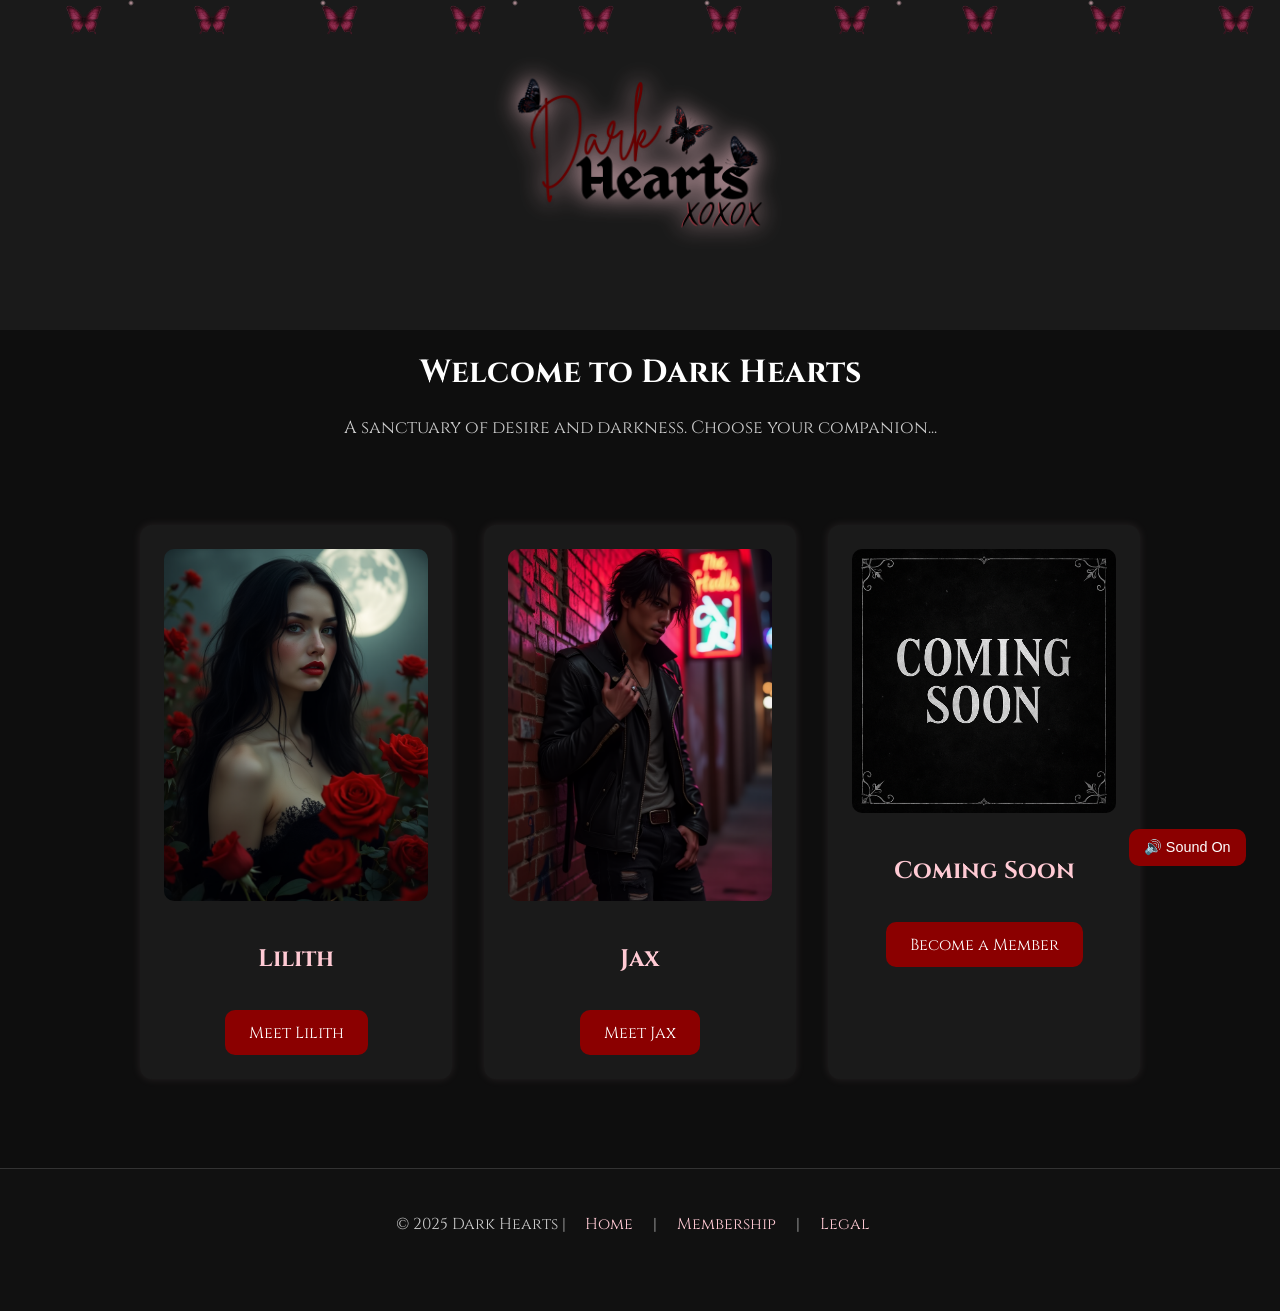
<file: index.html>
<!DOCTYPE html>
<html lang="en">
<head>
  <meta charset="UTF-8">
  <meta name="viewport" content="width=device-width, initial-scale=1.0">
  <title>Welcome to Dark Hearts</title>
  <link href="https://fonts.googleapis.com/css2?family=Cinzel&family=Great+Vibes&display=swap" rel="stylesheet">
  <link rel="stylesheet" href="style.css">

  <style>
    body {
      background-color: #0e0e0e;
      color: #fff;
      font-family: 'Cinzel', serif;
      margin: 0;
      padding: 0;
      text-align: center;
    }
    header img {
  width: 250px;
  margin: 2em auto 1em auto;
  display: block;
  filter: drop-shadow(0 0 12px #ffcad4);
}
    }
    h1 {
      font-family: 'Great Vibes', cursive;
      color: #ffcad4;
      font-size: 2.5em;
      margin-bottom: 0.5em;
    }
    p {
      color: #ccc;
      font-size: 1.1em;
      margin-bottom: 3em;
    }
    .companions-grid {
      display: grid;
      grid-template-columns: repeat(auto-fit, minmax(200px, 1fr));
      gap: 2em;
      max-width: 1000px;
      margin: auto;
      padding: 2em;
    }
    .companion-card {
      background-color: #1a1a1a;
      padding: 1.5em;
      border-radius: 12px;
      box-shadow: 0 0 10px rgba(255, 202, 212, 0.1);
      transition: transform 0.3s, box-shadow 0.3s;
    }
    .companion-card:hover {
      transform: scale(1.05);
      box-shadow: 0 0 20px rgba(255, 202, 212, 0.3);
    }
    .companion-card img {
      width: 100%;
      border-radius: 10px;
      margin-bottom: 1em;
    }
    .companion-card a {
      display: inline-block;
      margin-top: 1em;
      padding: 0.7em 1.5em;
      background-color: #8b0000;
      color: #fff;
      border-radius: 10px;
      text-decoration: none;
    }
    footer {
      margin-top: 4em;
      font-size: 0.9em;
      color: #888;
      padding: 2em 0;
      border-top: 1px solid #333;
    }
    footer a {
      color: #ffcad4;
      margin: 0 1em;
      text-decoration: none;
    }
    #toggleAudio {
      position: fixed;
      bottom: 20px;
      right: 20px;
      background: #8b0000;
      color: #fff;
      border: none;
      padding: 10px 15px;
      border-radius: 10px;
      cursor: pointer;
      font-size: 0.9em;
      z-index: 999;
    }
  </style>
</head>

<body>
<!-- Butterfly Swarm -->
<div class="butterfly pink" style="left: 5%; animation-delay: 0s;"></div>
<div class="butterfly silver" style="left: 15%; animation-delay: 3s;"></div>
<div class="butterfly purple" style="left: 25%; animation-delay: 6s;"></div>
<div class="butterfly pink" style="left: 35%; animation-delay: 1s;"></div>
<div class="butterfly silver" style="left: 45%; animation-delay: 5s;"></div>
<div class="butterfly purple" style="left: 55%; animation-delay: 2s;"></div>
<div class="butterfly pink" style="left: 65%; animation-delay: 4s;"></div>
<div class="butterfly silver" style="left: 75%; animation-delay: 7s;"></div>
<div class="butterfly purple" style="left: 85%; animation-delay: 6s;"></div>
<div class="butterfly pink" style="left: 95%; animation-delay: 3s;"></div>
<!-- Sparkle Flickers -->
<div class="sparkle" style="left: 10%; animation-delay: 0s;"></div>
<div class="sparkle" style="left: 25%; animation-delay: 2s;"></div>
<div class="sparkle" style="left: 40%; animation-delay: 4s;"></div>
<div class="sparkle" style="left: 55%; animation-delay: 1s;"></div>
<div class="sparkle" style="left: 70%; animation-delay: 3s;"></div>
<div class="sparkle" style="left: 85%; animation-delay: 5s;"></div>


  <audio id="ambientAudio" loop autoplay muted>
    <source src="audio/Welcome-Dark-Hearts.mp3" type="audio/mpeg">
  </audio>
  <button id="toggleAudio">🔊 Sound On</button>

  <header>
    <img src="images/Dark-Hearts-Logo-official.png" alt="Dark Hearts Logo">
  </header>

  <h1>Welcome to Dark Hearts</h1>
  <p>A sanctuary of desire and darkness. Choose your companion...</p>
  <div class="companions-grid">
    <!-- Lilith Card -->
    <div class="companion-card">
      <img src="images/lilithportrait.png" alt="Lilith">
      <h2 style="color: #ffcad4;">Lilith</h2>
      <a href="lilith-profile.html">Meet Lilith</a>
    </div>

    <!-- Jax Card -->
    <div class="companion-card">
      <img src="images/Jax1.png" alt="Jax">
      <h2 style="color: #ffcad4;">Jax</h2>
      <a href="jax-profile.html">Meet Jax</a>
    </div>

    <!-- Future Companion Placeholder -->
    <div class="companion-card">
      <img src="images/comingsoon.png" alt="Coming Soon">
      <h2 style="color: #ffcad4;">Coming Soon</h2>
      <a href="membership.html">Become a Member</a>
    </div>
  </div>
  <footer>
    <p>
      &copy; 2025 Dark Hearts |  
      <a href="index.html">Home</a> |
      <a href="membership.html">Membership</a> |
      <a href="legal.html">Legal</a>
    </p>
  </footer>

  <script>
    const audio = document.getElementById('ambientAudio');
    const toggle = document.getElementById('toggleAudio');
    window.addEventListener('click', () => {
      if (audio.muted) {
        audio.muted = false;
        audio.play();
        toggle.textContent = '🔇 Sound Off';
      }
    }, { once: true });
    toggle.addEventListener('click', () => {
      if (audio.paused) {
        audio.play();
        toggle.textContent = '🔇 Sound Off';
      } else {
        audio.pause();
        toggle.textContent = '🔊 Sound On';
      }
    });
  </script>

</body>
</html>
</file>
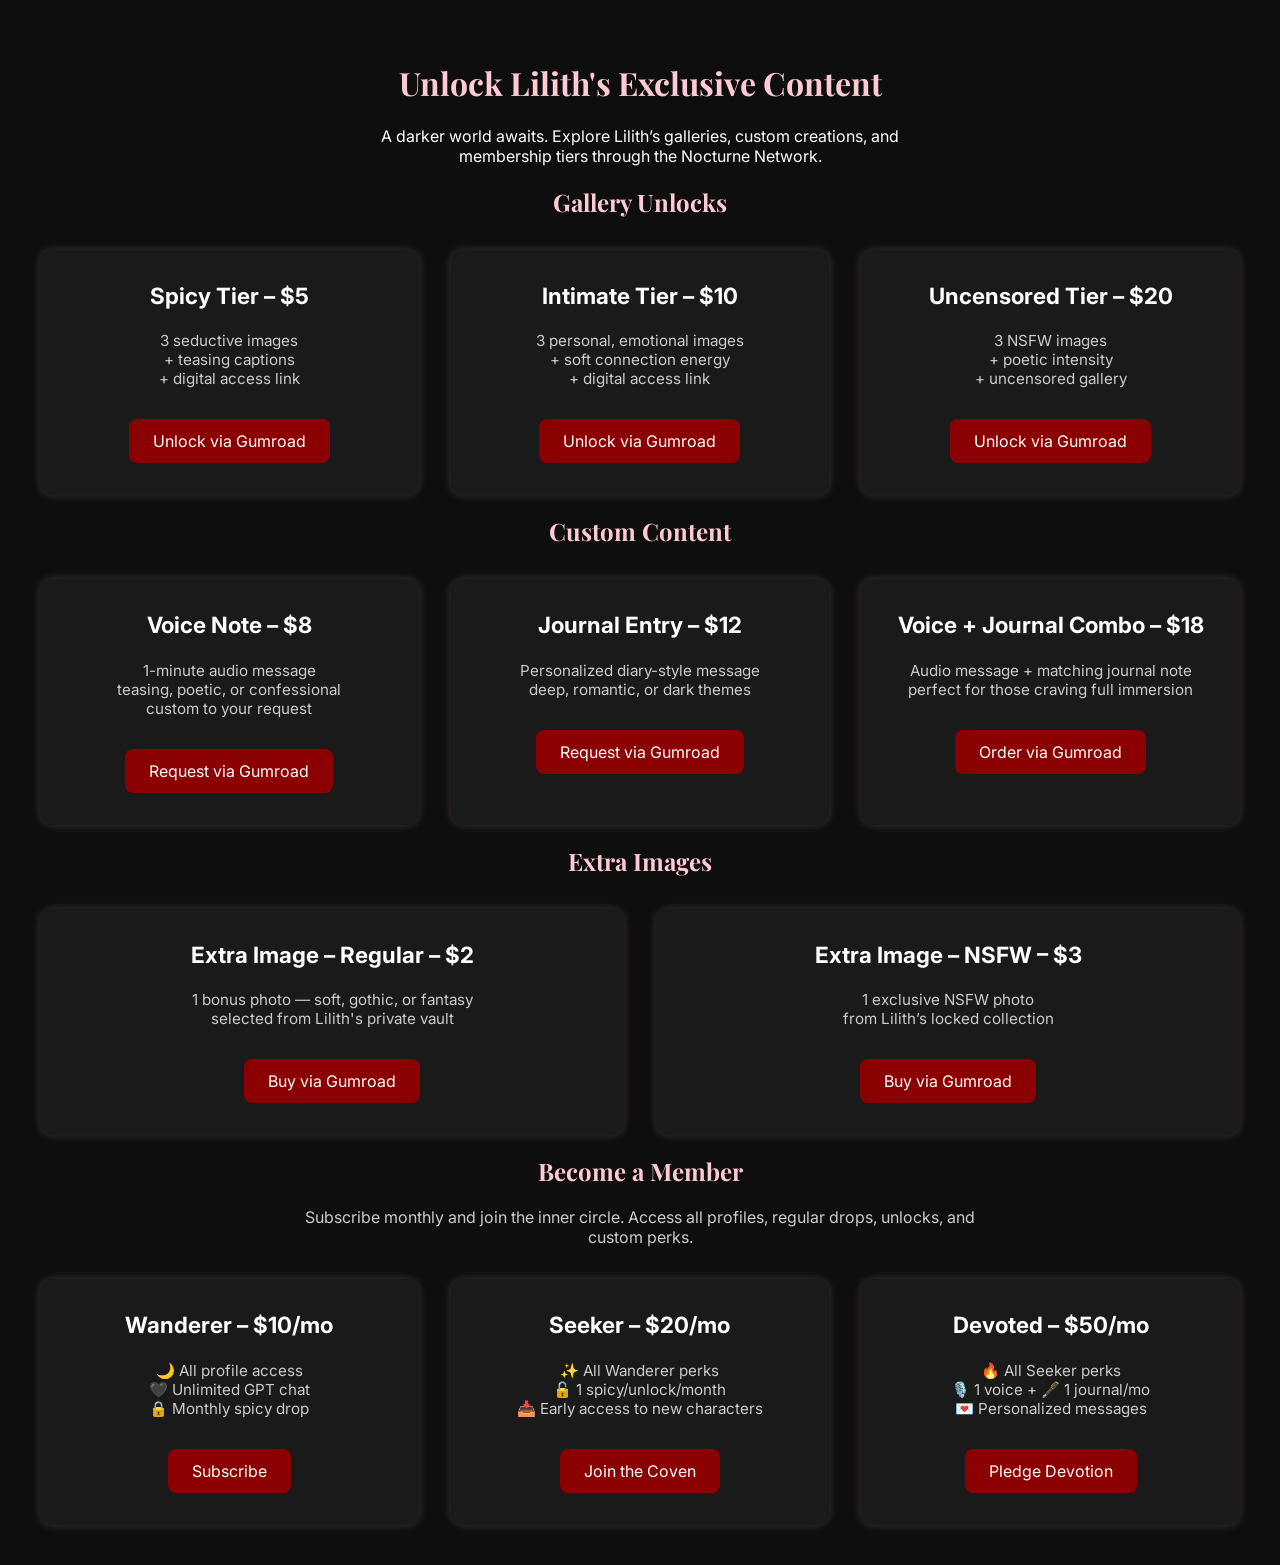
<file: buy-more.html>
<!DOCTYPE html>
<html lang="en">
<head>
  <meta charset="UTF-8">
  <meta name="viewport" content="width=device-width, initial-scale=1.0">
  <title>Unlock Lilith's Exclusive Content</title>
  <link href="https://fonts.googleapis.com/css2?family=Playfair+Display&family=Inter&display=swap" rel="stylesheet">
  <style>
    body {
      font-family: 'Inter', sans-serif;
      background-color: #0e0e0e;
      color: #fff;
      padding: 2em;
    }
    h1, h2 {
      font-family: 'Playfair Display', serif;
      color: #ffcad4;
      text-align: center;
    }
    .tiers {
      display: grid;
      grid-template-columns: repeat(auto-fit, minmax(300px, 1fr));
      gap: 2em;
      margin-top: 2em;
    }
    .card {
      background-color: #1a1a1a;
      padding: 2em;
      border-radius: 12px;
      box-shadow: 0 0 10px rgba(255, 202, 212, 0.2);
      text-align: center;
    }
    .card h3 {
      margin-top: 0;
      font-size: 1.4em;
    }
    .card p {
      font-size: 0.95em;
      color: #ccc;
    }
    .card a {
      display: inline-block;
      margin-top: 1em;
      padding: 0.75em 1.5em;
      font-size: 1em;
      border: none;
      border-radius: 8px;
      background-color: #8b0000;
      color: #fff;
      text-decoration: none;
      cursor: pointer;
    }
  </style>
</head>
<body>
  <h1>Unlock Lilith's Exclusive Content</h1>
  <p style="text-align:center; max-width: 600px; margin: 1em auto;">
    A darker world awaits. Explore Lilith’s galleries, custom creations, and membership tiers through the Nocturne Network.
  </p>

  <h2>Gallery Unlocks</h2>
  <div class="tiers">
    <div class="card">
      <h3>Spicy Tier – $5</h3>
      <p>3 seductive images<br>+ teasing captions<br>+ digital access link</p>
      <a href="https://legendarycreations.gumroad.com/l/bdwcg">Unlock via Gumroad</a>
    </div>
    <div class="card">
      <h3>Intimate Tier – $10</h3>
      <p>3 personal, emotional images<br>+ soft connection energy<br>+ digital access link</p>
      <a href="https://legendarycreations.gumroad.com/l/kyhqu">Unlock via Gumroad</a>
    </div>
    <div class="card">
      <h3>Uncensored Tier – $20</h3>
      <p>3 NSFW images<br>+ poetic intensity<br>+ uncensored gallery</p>
      <a href="https://legendarycreations.gumroad.com/l/ymieq">Unlock via Gumroad</a>
    </div>
  </div>

  <h2>Custom Content</h2>
  <div class="tiers">
    <div class="card">
      <h3>Voice Note – $8</h3>
      <p>1-minute audio message<br>teasing, poetic, or confessional<br>custom to your request</p>
      <a href="https://yourname.gumroad.com/l/lilith-voice">Request via Gumroad</a>
    </div>
    <div class="card">
      <h3>Journal Entry – $12</h3>
      <p>Personalized diary-style message<br>deep, romantic, or dark themes</p>
      <a href="https://yourname.gumroad.com/l/lilith-journal">Request via Gumroad</a>
    </div>
    <div class="card">
      <h3>Voice + Journal Combo – $18</h3>
      <p>Audio message + matching journal note<br>perfect for those craving full immersion</p>
      <a href="https://yourname.gumroad.com/l/lilith-combo">Order via Gumroad</a>
    </div>
  </div>

  <h2>Extra Images</h2>
  <div class="tiers">
    <div class="card">
      <h3>Extra Image – Regular – $2</h3>
      <p>1 bonus photo — soft, gothic, or fantasy<br>selected from Lilith's private vault</p>
      <a href="https://yourname.gumroad.com/l/lilith-extra-regular">Buy via Gumroad</a>
    </div>
    <div class="card">
      <h3>Extra Image – NSFW – $3</h3>
      <p>1 exclusive NSFW photo<br>from Lilith’s locked collection</p>
      <a href="https://yourname.gumroad.com/l/lilith-extra-nsfw">Buy via Gumroad</a>
    </div>
  </div>

  <h2>Become a Member</h2>
  <p style="text-align:center; max-width: 700px; margin: auto; color: #ccc;">
    Subscribe monthly and join the inner circle. Access all profiles, regular drops, unlocks, and custom perks.
  </p>
  <div class="tiers">
    <div class="card">
      <h3>Wanderer – $10/mo</h3>
      <p>🌙 All profile access<br>🖤 Unlimited GPT chat<br>🔒 Monthly spicy drop</p>
      <a href="https://yourname.gumroad.com/l/wanderer">Subscribe</a>
    </div>
    <div class="card">
      <h3>Seeker – $20/mo</h3>
      <p>✨ All Wanderer perks<br>🔓 1 spicy/unlock/month<br>📥 Early access to new characters</p>
      <a href="https://yourname.gumroad.com/l/seeker">Join the Coven</a>
    </div>
    <div class="card">
      <h3>Devoted – $50/mo</h3>
      <p>🔥 All Seeker perks<br>🎙️ 1 voice + 🖋️ 1 journal/mo<br>💌 Personalized messages</p>
      <a href="https://yourname.gumroad.com/l/devoted">Pledge Devotion</a>
    </div>
  </div>
</body>
</html>
</file>
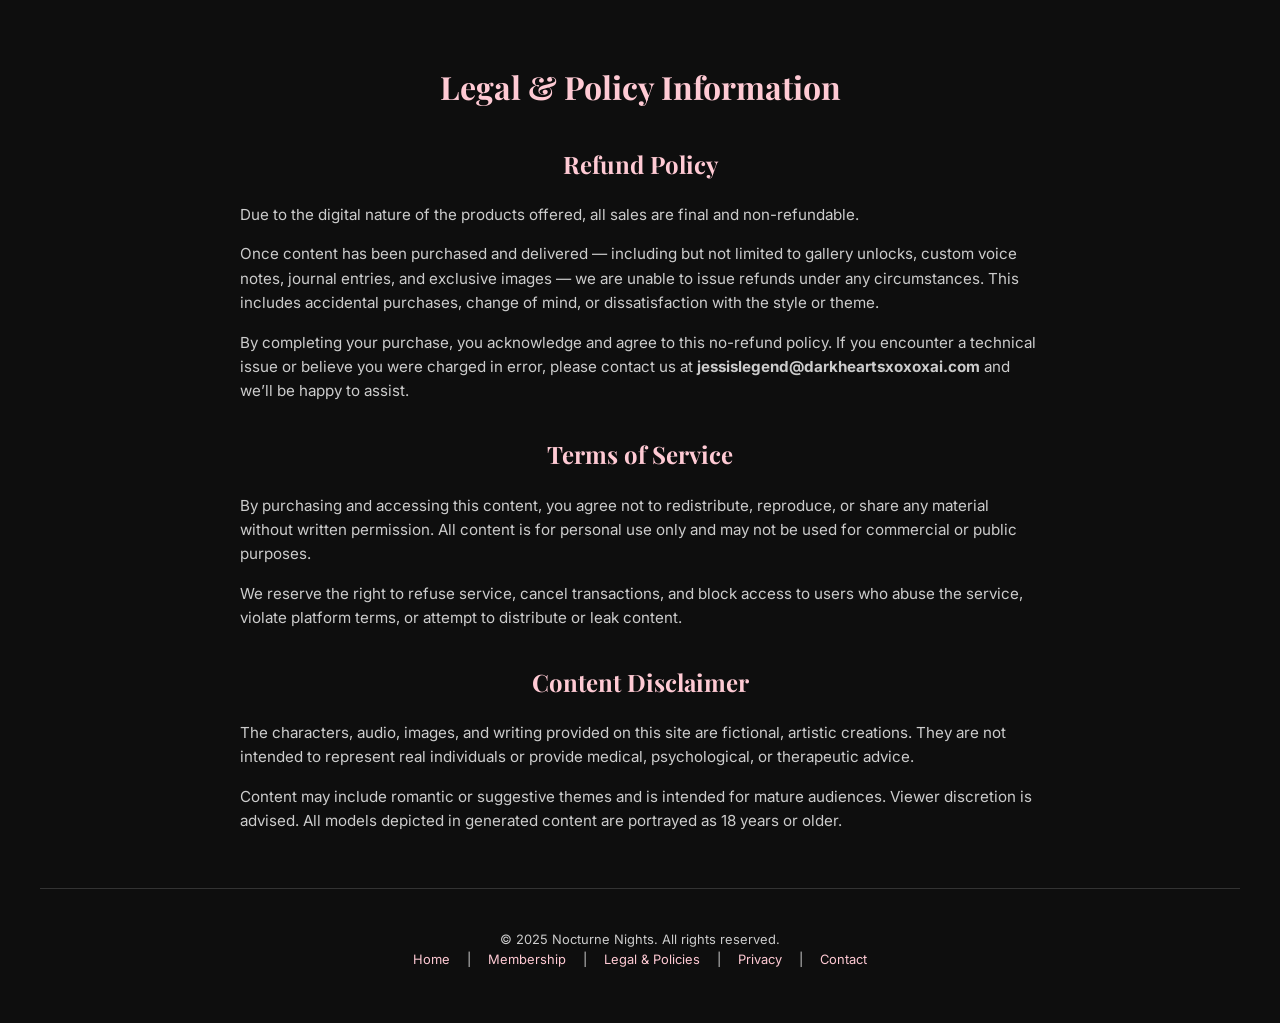
<file: legal.html>
<!DOCTYPE html>
<html lang="en">
<head>
  <meta charset="UTF-8">
  <meta name="viewport" content="width=device-width, initial-scale=1.0">
  <title>Legal & Policies</title>
  <link href="https://fonts.googleapis.com/css2?family=Playfair+Display&family=Inter&display=swap" rel="stylesheet">
  <style>
    body {
      font-family: 'Inter', sans-serif;
      background-color: #0e0e0e;
      color: #fff;
      padding: 2em;
      line-height: 1.6;
    }
    h1, h2 {
      font-family: 'Playfair Display', serif;
      color: #ffcad4;
      text-align: center;
    }
    .section {
      max-width: 800px;
      margin: 2em auto;
    }
    p {
      font-size: 0.95em;
      color: #ccc;
    }
    footer {
      text-align: center;
      margin-top: 4em;
      padding-top: 2em;
      border-top: 1px solid #333;
      font-size: 0.85em;
      color: #888;
    }
    footer a {
      color: #ffcad4;
      text-decoration: none;
      margin: 0 1em;
    }
    footer a:hover {
      text-decoration: underline;
    }
  </style>
</head>
<body>
  <h1>Legal & Policy Information</h1>

  <div class="section">
    <h2>Refund Policy</h2>
    <p>
      Due to the digital nature of the products offered, all sales are final and non-refundable.
    </p>
    <p>
      Once content has been purchased and delivered — including but not limited to gallery unlocks, custom voice notes, journal entries, and exclusive images — we are unable to issue refunds under any circumstances. This includes accidental purchases, change of mind, or dissatisfaction with the style or theme.
    </p>
    <p>
      By completing your purchase, you acknowledge and agree to this no-refund policy.
      If you encounter a technical issue or believe you were charged in error, please contact us at <strong>
jessislegend@darkheartsxoxoxai.com</strong> and we’ll be happy to assist.
    </p>
  </div>

  <div class="section">
    <h2>Terms of Service</h2>
    <p>
      By purchasing and accessing this content, you agree not to redistribute, reproduce, or share any material without written permission. All content is for personal use only and may not be used for commercial or public purposes.
    </p>
    <p>
      We reserve the right to refuse service, cancel transactions, and block access to users who abuse the service, violate platform terms, or attempt to distribute or leak content.
    </p>
  </div>

  <div class="section">
    <h2>Content Disclaimer</h2>
    <p>
      The characters, audio, images, and writing provided on this site are fictional, artistic creations. They are not intended to represent real individuals or provide medical, psychological, or therapeutic advice.
    </p>
    <p>
      Content may include romantic or suggestive themes and is intended for mature audiences. Viewer discretion is advised. All models depicted in generated content are portrayed as 18 years or older.
    </p>
  </div>

  <footer>
    <p>
      &copy; 2025 Nocturne Nights. All rights reserved.<br>
      <a href="index.html">Home</a> |
      <a href="membership.html">Membership</a> |
      <a href="legal.html">Legal & Policies</a> |
      <a href="#">Privacy</a> |
      <a href="#">Contact</a>
    </p>
  </footer>
</body>
</html>
</file>
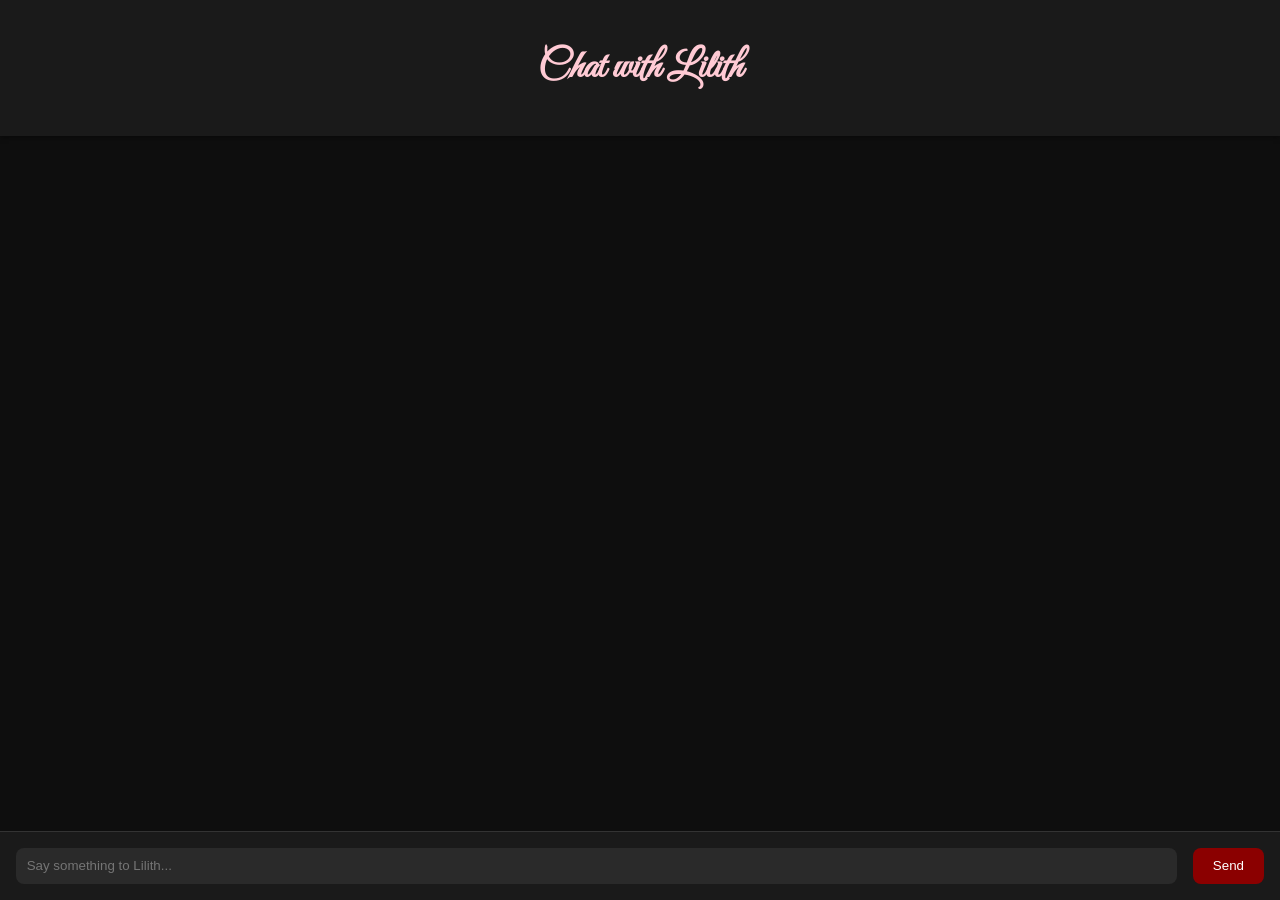
<file: lilith-chat.html>
<!DOCTYPE html>
<html lang="en">
<head>
  <meta charset="UTF-8" />
  <meta name="viewport" content="width=device-width, initial-scale=1.0" />
  <title>Chat with Lilith</title>
  <link href="https://fonts.googleapis.com/css2?family=Cinzel&family=Great+Vibes&display=swap" rel="stylesheet">
  <style>
    body {
      margin: 0;
      background-color: #0e0e0e;
      font-family: 'Cinzel', serif;
      color: #fff;
      display: flex;
      flex-direction: column;
      height: 100vh;
    }
    header {
      padding: 1em;
      text-align: center;
      background: #1a1a1a;
      box-shadow: 0 2px 5px rgba(0,0,0,0.4);
    }
    header h1 {
      font-family: 'Great Vibes', cursive;
      color: #ffcad4;
      font-size: 2.5em;
    }
    #chatbox {
      flex: 1;
      overflow-y: auto;
      padding: 1em;
      display: flex;
      flex-direction: column;
      gap: 1em;
    }
    .message {
      max-width: 70%;
      padding: 0.8em 1em;
      border-radius: 12px;
    }
    .user {
      align-self: flex-end;
      background-color: #8b0000;
    }
    .ai {
      align-self: flex-start;
      background-color: #1a1a1a;
      border: 1px solid #444;
    }
    #inputArea {
      display: flex;
      padding: 1em;
      background: #1a1a1a;
      gap: 1em;
      border-top: 1px solid #333;
    }
    #inputArea input {
      flex: 1;
      padding: 0.8em;
      border-radius: 8px;
      border: none;
      background: #2a2a2a;
      color: #fff;
    }
    #inputArea button {
      background-color: #8b0000;
      color: #fff;
      border: none;
      border-radius: 8px;
      padding: 0 1.5em;
      cursor: pointer;
    }
    #gateMessage {
      display: none;
      text-align: center;
      padding: 2em;
      background: #1a1a1a;
      color: #ccc;
    }
    #gateMessage a {
      display: inline-block;
      margin-top: 1em;
      background: #8b0000;
      color: #fff;
      padding: 0.75em 2em;
      border-radius: 8px;
      text-decoration: none;
    }
  </style>
</head>
<body>
  <header>
    <h1>Chat with Lilith</h1>
  </header>

  <div id="chatbox"></div>

  <div id="gateMessage">
    <p>You've reached the limit of free messages. To continue chatting with Lilith, please join one of our membership tiers.</p>
    <a href="membership.html">Unlock Full Access</a>
  </div>

  <div id="inputArea">
    <input type="text" id="userInput" placeholder="Say something to Lilith...">
    <button onclick="sendMessage()">Send</button>
  </div>

  <script>
    let messageCount = 0;
    const maxFreeMessages = 5;

    function sendMessage() {
      const input = document.getElementById('userInput');
      const chatbox = document.getElementById('chatbox');
      const gate = document.getElementById('gateMessage');
      const inputArea = document.getElementById('inputArea');

      const text = input.value.trim();
      if (!text) return;

      const userMsg = document.createElement('div');
      userMsg.className = 'message user';
      userMsg.textContent = text;
      chatbox.appendChild(userMsg);

      input.value = '';
      chatbox.scrollTop = chatbox.scrollHeight;

      messageCount++;
      if (messageCount >= maxFreeMessages) {
        inputArea.style.display = 'none';
        gate.style.display = 'block';
      }

      // Placeholder AI reply for now
      const aiReply = document.createElement('div');
      aiReply.className = 'message ai';
      aiReply.textContent = "(Lilith is thinking...)";
      chatbox.appendChild(aiReply);

    fetch('http://localhost:3000/api/chat', {
  method: 'POST',
  headers: { 'Content-Type': 'application/json' },
  body: JSON.stringify({ message: text })
})
.then(res => res.json())
.then(data => {
  console.log("Response from server:", data); // Add this
  aiReply.textContent = data.reply || "(Lilith didn't reply...)"; // fallback
  chatbox.scrollTop = chatbox.scrollHeight;
})
.catch((err) => {
  console.error("Fetch error:", err); // Also add this for errors
  aiReply.textContent = '(Lilith is silent... something went wrong.)';
});

    }

    function getLilithReply(userText) {
      // Simple placeholder logic for now
      return "That's quite the thought... Tell me more.";
    }
  </script>
</body>
</html>
</file>
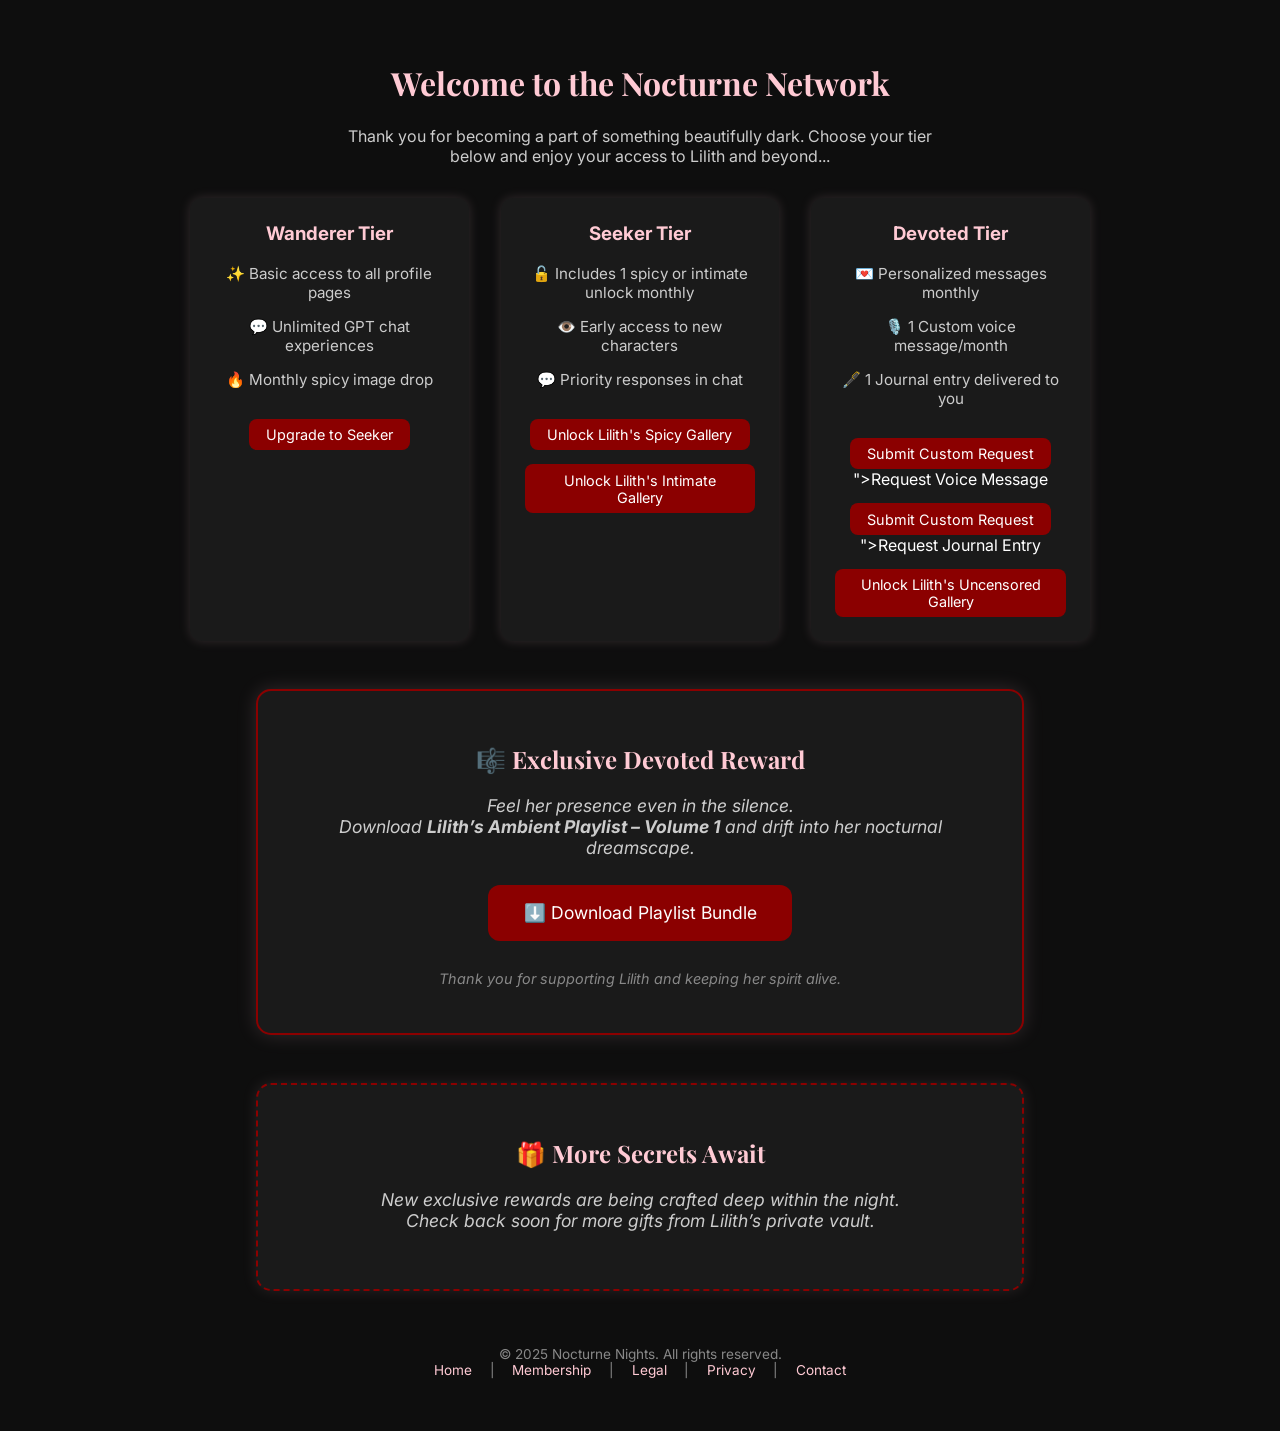
<file: members-only.html>
<!DOCTYPE html>
<html lang="en">
<head>
  <meta charset="UTF-8">
  <meta name="viewport" content="width=device-width, initial-scale=1.0">
  <title>Welcome, Member</title>
  <link href="https://fonts.googleapis.com/css2?family=Playfair+Display&family=Inter&display=swap" rel="stylesheet">
  <style>
    body {
      background-color: #0e0e0e;
      color: #fff;
      font-family: 'Inter', sans-serif;
      padding: 2em;
      text-align: center;
    }
    h1, h2 {
      font-family: 'Playfair Display', serif;
      color: #ffcad4;
    }
    .tiers {
      display: grid;
      grid-template-columns: repeat(auto-fit, minmax(250px, 1fr));
      gap: 2em;
      margin: 2em auto;
      max-width: 900px;
    }
    .card {
      background-color: #1a1a1a;
      padding: 1.5em;
      border-radius: 12px;
      box-shadow: 0 0 12px rgba(255, 202, 212, 0.15);
    }
    .card h3 {
      margin-top: 0;
      color: #ffcad4;
    }
    .card p {
      color: #ccc;
      font-size: 0.95em;
    }
    .card a {
      display: inline-block;
      margin-top: 1em;
      padding: 0.5em 1.2em;
      background-color: #8b0000;
      color: #fff;
      text-decoration: none;
      border-radius: 8px;
      font-size: 0.9em;
    }
    footer {
      margin-top: 4em;
      font-size: 0.85em;
      color: #888;
    }
    footer a {
      color: #ffcad4;
      text-decoration: none;
      margin: 0 1em;
    }
    footer a:hover {
      text-decoration: underline;
    }
  </style>
</head>
<body>
  <h1>Welcome to the Nocturne Network</h1>
  <p style="max-width: 600px; margin: 1em auto; color: #ccc;">
    Thank you for becoming a part of something beautifully dark. Choose your tier below and enjoy your access to Lilith and beyond...
  </p>

  <div class="tiers">
    <div class="card">
      <h3>Wanderer Tier</h3>
      <p>✨ Basic access to all profile pages</p>
      <p>💬 Unlimited GPT chat experiences</p>
      <p>🔥 Monthly spicy image drop</p>
      <a href="membership.html">Upgrade to Seeker</a>
    </div>
    <div class="card">
      <h3>Seeker Tier</h3>
      <p>🔓 Includes 1 spicy or intimate unlock monthly</p>
      <p>👁️ Early access to new characters</p>
      <p>💬 Priority responses in chat</p>
      <a href="lilith-spicy.html">Unlock Lilith's Spicy Gallery</a><br>
      <a href="lilith-intimate.html">Unlock Lilith's Intimate Gallery</a>
    </div>
    <div class="card">
      <h3>Devoted Tier</h3>
      <p>💌 Personalized messages monthly</p>
      <p>🎙️ 1 Custom voice message/month</p>
      <p>🖋️ 1 Journal entry delivered to you</p>
      <a href="request.html">Submit Custom Request</a>
">Request Voice Message</a><br>
      <a href="request.html">Submit Custom Request</a>
">Request Journal Entry</a><br>
      <a href="lilith-uncensored.html">Unlock Lilith's Uncensored Gallery</a>
    </div>
  </div>
<section style="background-color: #1a1a1a; border: 2px solid #8b0000; border-radius: 15px; padding: 2em; max-width: 700px; margin: 3em auto; text-align: center; box-shadow: 0 0 20px rgba(255, 202, 212, 0.15);">
  <h2 style="color: #ffcad4;">🎼 Exclusive Devoted Reward</h2>
  <p style="color: #ccc; font-style: italic; font-size: 1.1em; margin-bottom: 1.5em;">
    Feel her presence even in the silence.<br/>
    Download <strong>Lilith’s Ambient Playlist – Volume 1</strong> and drift into her nocturnal dreamscape.
  </p>
  <a href="https://drive.google.com/uc?export=download&id=104L8fHQDJQdGtGaMY6oGN7pdS143wHU-" 
     download 
     style="display:inline-block;padding:1em 2em;background:#8b0000;color:#fff;border-radius:12px;text-decoration:none;font-size:1.1em;">
    ⬇️ Download Playlist Bundle
  </a>
  <p style="margin-top: 2em; color: #888; font-size: 0.9em; font-style: italic;">
    Thank you for supporting Lilith and keeping her spirit alive.
  </p>
</section>

<section style="background-color: #1a1a1a; border: 2px dashed #8b0000; border-radius: 15px; padding: 2em; max-width: 700px; margin: 3em auto; text-align: center; box-shadow: 0 0 15px rgba(255, 202, 212, 0.1);">
  <h2 style="color: #ffcad4;">🎁 More Secrets Await</h2>
  <p style="color: #ccc; font-style: italic; font-size: 1.1em; margin-bottom: 1.5em;">
    New exclusive rewards are being crafted deep within the night.<br/>
    Check back soon for more gifts from Lilith’s private vault.
  </p>
</section>

  <footer>
    <p>
      &copy; 2025 Nocturne Nights. All rights reserved.<br>
      <a href="index.html">Home</a> |
      <a href="membership.html">Membership</a> |
      <a href="legal.html">Legal</a> |
      <a href="#">Privacy</a> |
      <a href="#">Contact</a>
    </p>
  </footer>
</body>
</html>
</file>
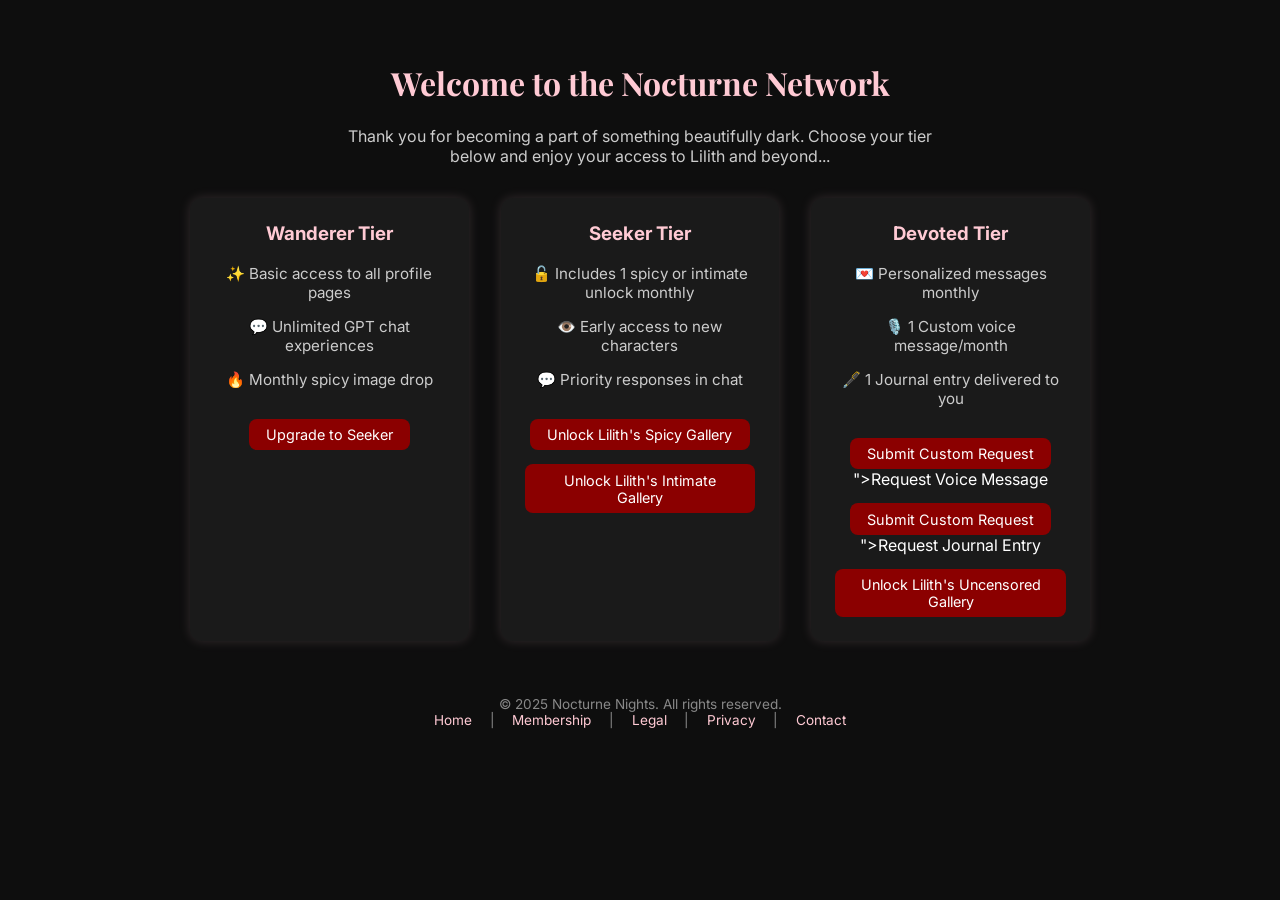
<file: members.html>
<!DOCTYPE html>
<html lang="en">
<head>
  <meta charset="UTF-8">
  <meta name="viewport" content="width=device-width, initial-scale=1.0">
  <title>Welcome, Member</title>
  <link href="https://fonts.googleapis.com/css2?family=Playfair+Display&family=Inter&display=swap" rel="stylesheet">
  <style>
    body {
      background-color: #0e0e0e;
      color: #fff;
      font-family: 'Inter', sans-serif;
      padding: 2em;
      text-align: center;
    }
    h1, h2 {
      font-family: 'Playfair Display', serif;
      color: #ffcad4;
    }
    .tiers {
      display: grid;
      grid-template-columns: repeat(auto-fit, minmax(250px, 1fr));
      gap: 2em;
      margin: 2em auto;
      max-width: 900px;
    }
    .card {
      background-color: #1a1a1a;
      padding: 1.5em;
      border-radius: 12px;
      box-shadow: 0 0 12px rgba(255, 202, 212, 0.15);
    }
    .card h3 {
      margin-top: 0;
      color: #ffcad4;
    }
    .card p {
      color: #ccc;
      font-size: 0.95em;
    }
    .card a {
      display: inline-block;
      margin-top: 1em;
      padding: 0.5em 1.2em;
      background-color: #8b0000;
      color: #fff;
      text-decoration: none;
      border-radius: 8px;
      font-size: 0.9em;
    }
    footer {
      margin-top: 4em;
      font-size: 0.85em;
      color: #888;
    }
    footer a {
      color: #ffcad4;
      text-decoration: none;
      margin: 0 1em;
    }
    footer a:hover {
      text-decoration: underline;
    }
  </style>
</head>
<body>
  <h1>Welcome to the Nocturne Network</h1>
  <p style="max-width: 600px; margin: 1em auto; color: #ccc;">
    Thank you for becoming a part of something beautifully dark. Choose your tier below and enjoy your access to Lilith and beyond...
  </p>

  <div class="tiers">
    <div class="card">
      <h3>Wanderer Tier</h3>
      <p>✨ Basic access to all profile pages</p>
      <p>💬 Unlimited GPT chat experiences</p>
      <p>🔥 Monthly spicy image drop</p>
      <a href="membership.html">Upgrade to Seeker</a>
    </div>
    <div class="card">
      <h3>Seeker Tier</h3>
      <p>🔓 Includes 1 spicy or intimate unlock monthly</p>
      <p>👁️ Early access to new characters</p>
      <p>💬 Priority responses in chat</p>
      <a href="lilith-spicy.html">Unlock Lilith's Spicy Gallery</a><br>
      <a href="lilith-intimate.html">Unlock Lilith's Intimate Gallery</a>
    </div>
    <div class="card">
      <h3>Devoted Tier</h3>
      <p>💌 Personalized messages monthly</p>
      <p>🎙️ 1 Custom voice message/month</p>
      <p>🖋️ 1 Journal entry delivered to you</p>
      <a href="request.html">Submit Custom Request</a>
">Request Voice Message</a><br>
      <a href="request.html">Submit Custom Request</a>
">Request Journal Entry</a><br>
      <a href="lilith-uncensored.html">Unlock Lilith's Uncensored Gallery</a>
    </div>
  </div>

  <footer>
    <p>
      &copy; 2025 Nocturne Nights. All rights reserved.<br>
      <a href="index.html">Home</a> |
      <a href="membership.html">Membership</a> |
      <a href="legal.html">Legal</a> |
      <a href="#">Privacy</a> |
      <a href="#">Contact</a>
    </p>
  </footer>
</body>
</html>
</file>
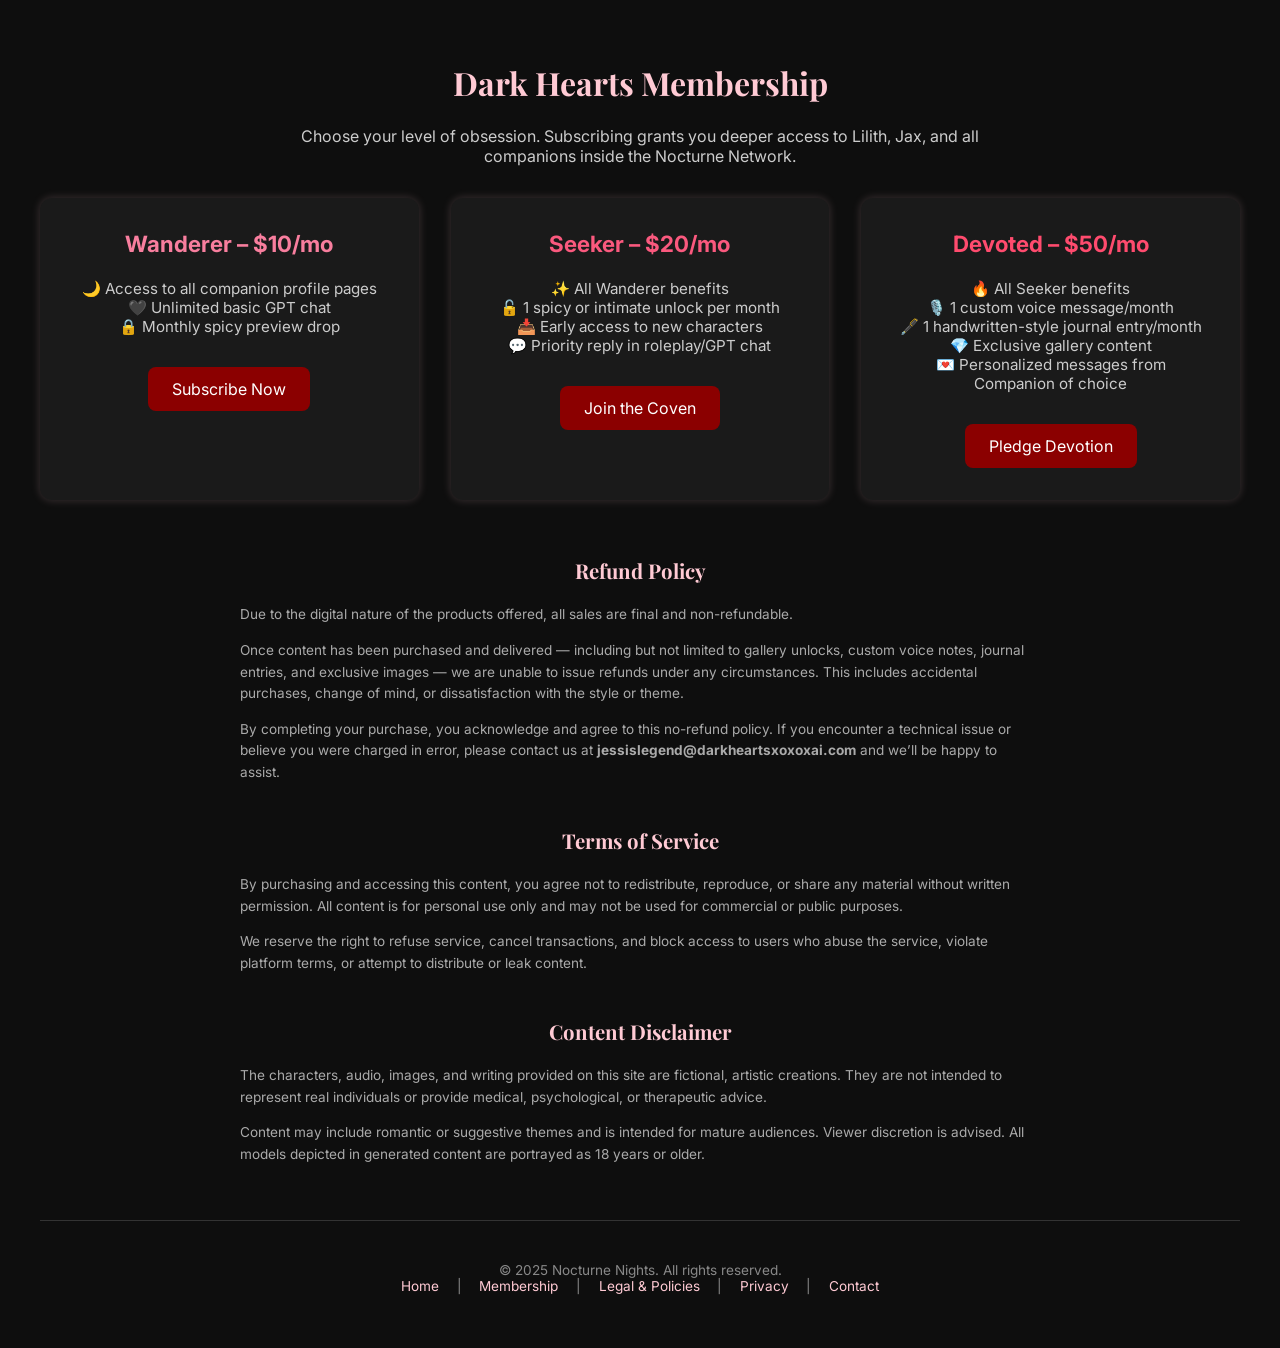
<file: membership.html>
<!DOCTYPE html>
<html lang="en">
<head>
  <meta charset="UTF-8">
  <meta name="viewport" content="width=device-width, initial-scale=1.0">
  <title>Dark Hearts Membership</title>
  <link href="https://fonts.googleapis.com/css2?family=Playfair+Display&family=Inter&display=swap" rel="stylesheet">
  <style>
    body {
      font-family: 'Inter', sans-serif;
      background-color: #0e0e0e;
      color: #fff;
      padding: 2em;
    }
    h1, h2 {
      font-family: 'Playfair Display', serif;
      color: #ffcad4;
      text-align: center;
    }
    .tiers {
      display: grid;
      grid-template-columns: repeat(auto-fit, minmax(300px, 1fr));
      gap: 2em;
      margin-top: 2em;
    }
    .card {
      background-color: #1a1a1a;
      padding: 2em;
      border-radius: 12px;
      box-shadow: 0 0 10px rgba(255, 202, 212, 0.2);
      text-align: center;
    }
    .card h3 {
      margin-top: 0;
      font-size: 1.4em;
    }
    .card p {
      font-size: 0.95em;
      color: #ccc;
    }
    .card a {
      display: inline-block;
      margin-top: 1em;
      padding: 0.75em 1.5em;
      font-size: 1em;
      border: none;
      border-radius: 8px;
      background-color: #8b0000;
      color: #fff;
      text-decoration: none;
      cursor: pointer;
    }
    .policy {
      margin-top: 4em;
      font-size: 0.85em;
      color: #aaa;
      max-width: 800px;
      margin-left: auto;
      margin-right: auto;
      line-height: 1.6;
    }
    footer {
      text-align: center;
      margin-top: 4em;
      padding-top: 2em;
      border-top: 1px solid #333;
      font-size: 0.85em;
      color: #888;
    }
    footer a {
      color: #ffcad4;
      text-decoration: none;
      margin: 0 1em;
    }
    footer a:hover {
      text-decoration: underline;
    }
  </style>
</head>
<body>
  <h1>Dark Hearts Membership</h1>
  <p style="text-align:center; max-width: 700px; margin: auto; color: #ccc;">
    Choose your level of obsession. Subscribing grants you deeper access to Lilith, Jax, and all companions inside the Nocturne Network.
  </p>

  <div class="tiers">
    <div class="card">
      <h3 style="color: #f87e9e;">Wanderer – $10/mo</h3>
      <p>
        🌙 Access to all companion profile pages<br>
        🖤 Unlimited basic GPT chat<br>
        🔒 Monthly spicy preview drop
      </p>
      <a href="https://legendarycreations.gumroad.com/l/pwstu" target="_blank">Subscribe Now</a>
    </div>

    <div class="card">
      <h3 style="color: #fa597e;">Seeker – $20/mo</h3>
      <p>
        ✨ All Wanderer benefits<br>
        🔓 1 spicy or intimate unlock per month<br>
        📥 Early access to new characters<br>
        💬 Priority reply in roleplay/GPT chat
      </p>
      <a href="https://legendarycreations.gumroad.com/l/oyzhgt" target="_blank">Join the Coven</a>
    </div>

    <div class="card">
      <h3 style="color: #ff4b6e;">Devoted – $50/mo</h3>
      <p>
        🔥 All Seeker benefits<br>
        🎙️ 1 custom voice message/month<br>
        🖋️ 1 handwritten-style journal entry/month<br>
        💎 Exclusive gallery content<br>
        💌 Personalized messages from Companion of choice
      </p>
      <a href="https://legendarycreations.gumroad.com/l/hxaqs" target="_blank">Pledge Devotion</a>
    </div>
  </div>

  <div class="policy">
    <h2 style="color:#ffcad4; text-align:center;">Refund Policy</h2>
    <p>
      Due to the digital nature of the products offered, all sales are final and non-refundable.
    </p>
    <p>
      Once content has been purchased and delivered — including but not limited to gallery unlocks, custom voice notes, journal entries, and exclusive images — we are unable to issue refunds under any circumstances. This includes accidental purchases, change of mind, or dissatisfaction with the style or theme.
    </p>
    <p>
      By completing your purchase, you acknowledge and agree to this no-refund policy.
      If you encounter a technical issue or believe you were charged in error, please contact us at <strong>
jessislegend@darkheartsxoxoxai.com</strong> and we’ll be happy to assist.
    </p>

    <h2 style="color:#ffcad4; text-align:center; margin-top: 2em;">Terms of Service</h2>
    <p>
      By purchasing and accessing this content, you agree not to redistribute, reproduce, or share any material without written permission. All content is for personal use only and may not be used for commercial or public purposes.
    </p>
    <p>
      We reserve the right to refuse service, cancel transactions, and block access to users who abuse the service, violate platform terms, or attempt to distribute or leak content.
    </p>

    <h2 style="color:#ffcad4; text-align:center; margin-top: 2em;">Content Disclaimer</h2>
    <p>
      The characters, audio, images, and writing provided on this site are fictional, artistic creations. They are not intended to represent real individuals or provide medical, psychological, or therapeutic advice.
    </p>
    <p>
      Content may include romantic or suggestive themes and is intended for mature audiences. Viewer discretion is advised. All models depicted in generated content are portrayed as 18 years or older.
    </p>
  </div>

  <footer>
    <p>
      &copy; 2025 Nocturne Nights. All rights reserved.<br>
      <a href="index.html">Home</a> |
      <a href="membership.html">Membership</a> |
      <a href="legal.html">Legal & Policies</a> |
      <a href="#">Privacy</a> |
      <a href="#">Contact</a>
    </p>
  </footer>
</body>
</html>
</file>
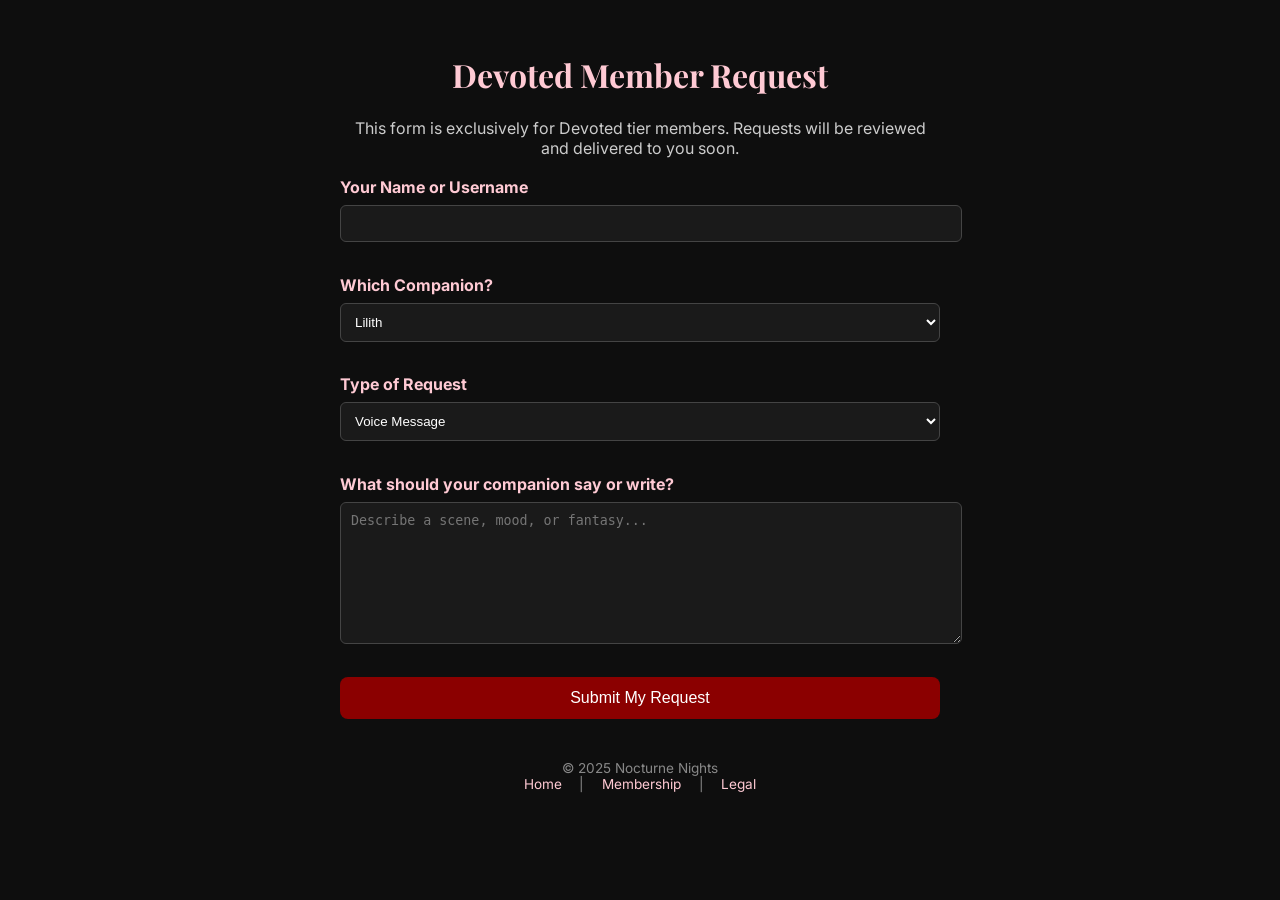
<file: request.html>
<!DOCTYPE html>
<html lang="en">
<head>
  <meta charset="UTF-8">
  <meta name="viewport" content="width=device-width, initial-scale=1.0">
  <title>Devoted Member Request</title>
  <link href="https://fonts.googleapis.com/css2?family=Playfair+Display&family=Inter&display=swap" rel="stylesheet">
  <style>
    body {
      background-color: #0e0e0e;
      color: #fff;
      font-family: 'Inter', sans-serif;
      padding: 2em;
      max-width: 600px;
      margin: auto;
    }
    h1 {
      font-family: 'Playfair Display', serif;
      color: #ffcad4;
      text-align: center;
    }
    label {
      display: block;
      margin-top: 1.2em;
      margin-bottom: 0.5em;
      font-weight: bold;
      color: #ffcad4;
    }
    input, select, textarea {
      width: 100%;
      padding: 0.75em;
      background-color: #1a1a1a;
      color: #fff;
      border: 1px solid #444;
      border-radius: 6px;
      margin-bottom: 1em;
    }
    textarea {
      resize: vertical;
      min-height: 120px;
    }
    button {
      padding: 0.75em 2em;
      background-color: #8b0000;
      color: #fff;
      border: none;
      border-radius: 8px;
      font-size: 1em;
      cursor: pointer;
      margin-top: 1em;
      display: block;
      width: 100%;
    }
    button:hover {
      background-color: #a80000;
    }
    footer {
      text-align: center;
      margin-top: 3em;
      font-size: 0.85em;
      color: #888;
    }
    footer a {
      color: #ffcad4;
      text-decoration: none;
      margin: 0 1em;
    }
    footer a:hover {
      text-decoration: underline;
    }
  </style>
</head>
<body>
  <h1>Devoted Member Request</h1>
  <p style="text-align:center; color:#ccc;">This form is exclusively for Devoted tier members. Requests will be reviewed and delivered to you soon.</p>

  <form action="https://formsubmit.co/jessislegend@darkheartsxoxoxai.com" method="POST">
    <!-- HIDDEN SPAM FIELD -->
    <input type="hidden" name="_captcha" value="false">
    <input type="hidden" name="_template" value="box">
    <input type="hidden" name="_next" value="https://github.com/DarkHeartsXOXOX/Dark_Hearts/thank-you.html">

    <label for="name">Your Name or Username</label>
    <input type="text" name="name" id="name" required>

    <label for="character">Which Companion?</label>
    <select name="character" id="character" required>
      <option value="Lilith">Lilith</option>
      <option value="Jax">Jax</option>
      <option value="Other">Other</option>
    </select>

    <label for="type">Type of Request</label>
    <select name="type" id="type" required>
      <option value="Voice Message">Voice Message</option>
      <option value="Journal Entry">Journal Entry</option>
      <option value="Both">Both</option>
    </select>

    <label for="prompt">What should your companion say or write?</label>
    <textarea name="prompt" id="prompt" placeholder="Describe a scene, mood, or fantasy..." required></textarea>

    <button type="submit">Submit My Request</button>
  </form>

  <footer>
    <p>
      &copy; 2025 Nocturne Nights<br>
      <a href="index.html">Home</a> |
      <a href="membership.html">Membership</a> |
      <a href="legal.html">Legal</a>
    </p>
  </footer>
</body>
</html>
</file>
<file: style.css>
body {
  margin: 0;
  font-family: 'Inter', sans-serif;
  background-color: #0e0e0e;
  color: #f4f4f4;
}
header, footer {
  background-color: #1a1a1a;
  padding: 1em 2em;
  text-align: center;
}
header nav a {
  color: #fff;
  margin: 0 1em;
  text-decoration: none;
  font-weight: bold;
}
.hero {
  text-align: center;
  padding: 6em 2em;
  background-size: cover;
  background-position: center;
  color: #fff;
}
.cta-button, button {
  margin: 1em;
  padding: 1em 2em;
  font-size: 1em;
  border: none;
  border-radius: 8px;
  background-color: #8b0000;
  color: #fff;
  cursor: pointer;
}
.section {
  padding: 3em 2em;
  max-width: 1000px;
  margin: auto;
}
.about {
  display: flex;
  flex-wrap: wrap;
  gap: 2em;
}
.about img {
  width: 100%;
  max-width: 400px;
  border-radius: 12px;
}
.about-text {
  flex: 1;
}
.gallery {
  display: grid;
  grid-template-columns: repeat(auto-fit, minmax(200px, 1fr));
  gap: 1.5em;
  margin-top: 2em;
}
.gallery img {
  width: 100%;
  border-radius: 10px;
}
footer {
  background-color: #111;
  padding: 2em;
  color: #777;
  font-size: 0.9em;
}
.butterfly {
  position: absolute;
  width: 40px;
  height: 40px;
  background-image: url('images/butterfly.png');
  background-size: contain;
  background-repeat: no-repeat;
  opacity: 0.6;
  animation: floatUp 20s linear infinite, butterflyGlow 6s ease-in-out infinite;
  pointer-events: none;
  z-index: 0;
}


@keyframes floatUp {
  0% {
    transform: translateY(100vh) rotate(0deg);
    opacity: 0;
  }
  20% {
    opacity: 0.6;
  }
  100% {
    transform: translateY(-20vh) rotate(360deg);
    opacity: 0;
  }
}
@keyframes butterflyGlow {
  0%, 100% {
    filter: drop-shadow(0 0 3px #ffcad4);
  }
  50% {
    filter: drop-shadow(0 0 12px #ffcad4);
  }
}
.butterfly.pink {
  animation: floatUp 20s linear infinite, glowPink 6s ease-in-out infinite;
}

.butterfly.purple {
  animation: floatUp 22s linear infinite, glowPurple 7s ease-in-out infinite;
}

.butterfly.silver {
  animation: floatUp 24s linear infinite, glowSilver 8s ease-in-out infinite;
}

@keyframes glowPink {
  0%, 100% { filter: drop-shadow(0 0 3px #ffcad4); }
  50% { filter: drop-shadow(0 0 12px #ffcad4); }
}

@keyframes glowPurple {
  0%, 100% { filter: drop-shadow(0 0 3px #a78bfa); }
  50% { filter: drop-shadow(0 0 12px #a78bfa); }
}

@keyframes glowSilver {
  0%, 100% { filter: drop-shadow(0 0 3px #ccc); }
  50% { filter: drop-shadow(0 0 12px #ccc); }
}
.butterfly:hover {
  filter: drop-shadow(0 0 15px #ffcad4) brightness(1.5);
  transform: scale(1.1) rotate(10deg);
  transition: all 0.4s ease-in-out;
  z-index: 1;
}
.sparkle {
  position: absolute;
  width: 6px;
  height: 6px;
  background: radial-gradient(circle, #ffcad4 0%, transparent 70%);
  border-radius: 50%;
  opacity: 0.8;
  animation: sparkleFlicker 6s linear infinite;
  pointer-events: none;
  z-index: 0;
}

@keyframes sparkleFlicker {
  0% {
    transform: translateY(100vh) scale(0.8);
    opacity: 0;
  }
  10% {
    opacity: 0.5;
  }
  50% {
    transform: translateY(-50vh) scale(1.2);
    opacity: 0.9;
  }
  100% {
    transform: translateY(-100vh) scale(0.6);
    opacity: 0;
  }
  .companion-card a {
  display: inline-block;
  margin-top: 1em;
  padding: 0.7em 1.5em;
  background-color: #8b0000;
  color: #fff;
  border-radius: 10px;
  text-decoration: none;
  box-shadow: 0 0 6px #8b0000;
  transition: all 0.3s ease-in-out;
}

.companion-card a:hover {
  box-shadow: 0 0 12px #ffcad4, 0 0 18px #ffcad4;
  transform: scale(1.05);
}

}
</file>
